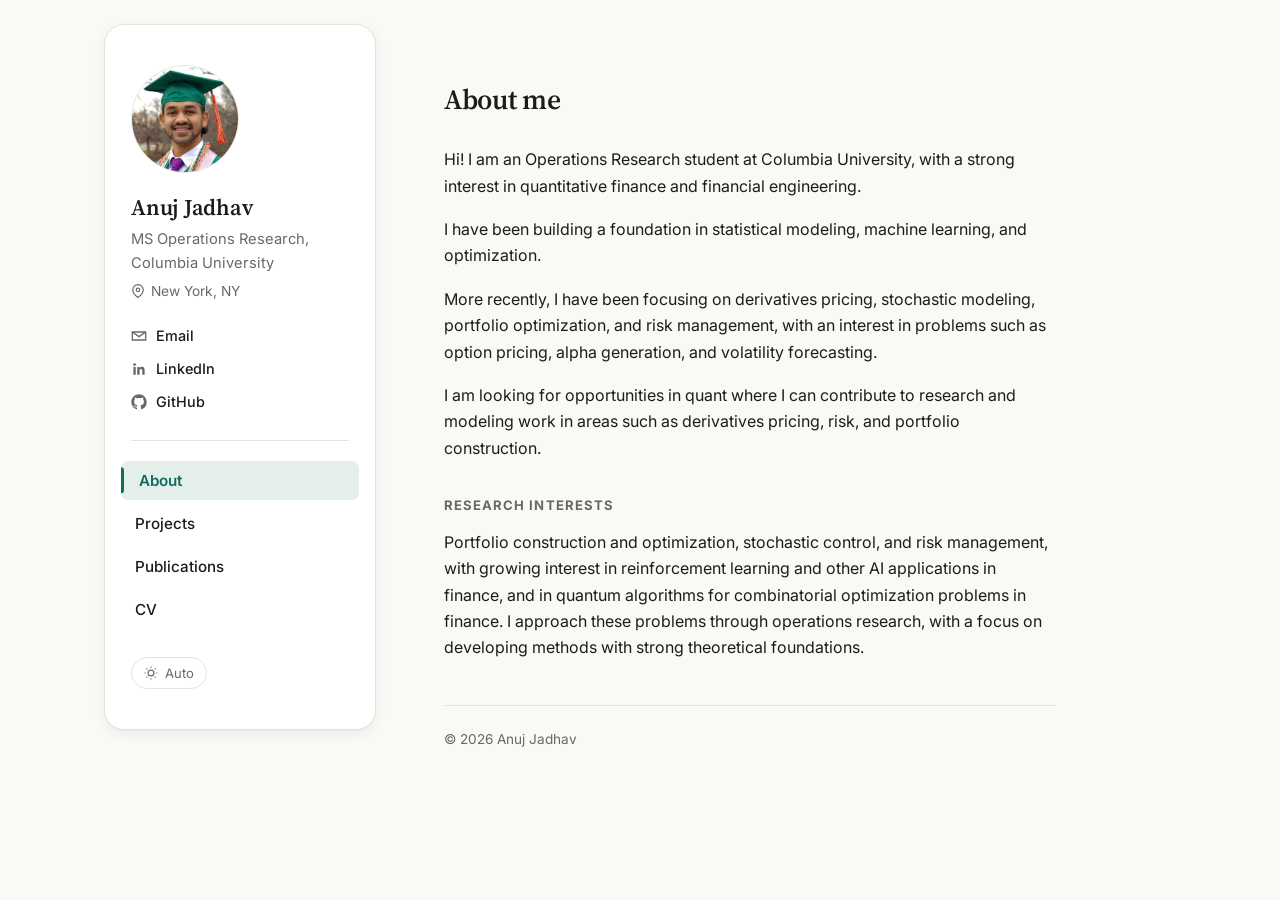
<file: index.html>
<!DOCTYPE html>
<html lang="en">
<head>
<meta charset="UTF-8" />
<meta name="viewport" content="width=device-width, initial-scale=1.0" />
<title>Anuj Jadhav</title>
<meta name="description" content="Anuj Jadhav — MS Operations Research student at Columbia University, focused on quantitative finance, derivatives pricing, and portfolio optimization." />
<link rel="preconnect" href="https://fonts.googleapis.com" />
<link rel="preconnect" href="https://fonts.gstatic.com" crossorigin />
<link href="https://fonts.googleapis.com/css2?family=Inter:wght@400;500;600;700&family=Source+Serif+4:opsz,wght@8..60,500;8..60,600;8..60,700&display=swap" rel="stylesheet" />
<link rel="stylesheet" href="css/style.css" />
<script>
  (function () {
    try {
      var t = localStorage.getItem("theme");
      if (t) document.documentElement.setAttribute("data-theme", t);
    } catch (e) {}
  })();
</script>
</head>
<body>
<div class="layout">

  <aside class="sidebar">
    <div class="sidebar-header">
      <img class="avatar" src="images/profile.jpg" alt="Anuj Jadhav" />
      <div class="sidebar-meta">
        <h1>Anuj Jadhav</h1>
        <p class="title">MS Operations Research, Columbia University</p>
        <p class="location">
          <svg viewBox="0 0 24 24" fill="none" stroke="currentColor" stroke-width="2"><path d="M21 10c0 7-9 13-9 13s-9-6-9-13a9 9 0 0 1 18 0z"/><circle cx="12" cy="10" r="3"/></svg>
          New York, NY
        </p>
      </div>
      <button class="menu-toggle" aria-label="Toggle menu">☰ Menu</button>
    </div>

    <ul class="contact-list">
      <li>
        <svg viewBox="0 0 24 24" fill="none" stroke="currentColor" stroke-width="2"><path d="M4 4h16v16H4z" opacity="0"/><path d="M22 6l-10 7L2 6"/><path d="M2 6h20v12H2z"/></svg>
        <a href="mailto:apj2131@columbia.edu">Email</a>
      </li>
      <li>
        <svg viewBox="0 0 24 24" fill="currentColor"><path d="M20.45 20.45h-3.56v-5.57c0-1.33-.02-3.04-1.85-3.04-1.86 0-2.14 1.45-2.14 2.94v5.67H9.34V9h3.41v1.56h.05c.48-.9 1.64-1.85 3.38-1.85 3.6 0 4.27 2.37 4.27 5.46v6.28zM5.34 7.43a2.07 2.07 0 1 1 0-4.14 2.07 2.07 0 0 1 0 4.14zM7.12 20.45H3.56V9h3.56v11.45z"/></svg>
        <a href="https://www.linkedin.com/in/anuj-jadhav/" target="_blank" rel="noopener">LinkedIn</a>
      </li>
      <li>
        <svg viewBox="0 0 24 24" fill="currentColor"><path d="M12 .5C5.65.5.5 5.65.5 12c0 5.08 3.29 9.39 7.86 10.91.57.1.78-.25.78-.55v-2.14c-3.2.7-3.88-1.36-3.88-1.36-.52-1.34-1.28-1.69-1.28-1.69-1.04-.72.08-.7.08-.7 1.16.08 1.77 1.2 1.77 1.2 1.03 1.77 2.7 1.26 3.36.96.1-.75.4-1.26.73-1.55-2.55-.29-5.24-1.28-5.24-5.7 0-1.26.45-2.29 1.19-3.1-.12-.29-.52-1.46.11-3.05 0 0 .97-.31 3.18 1.18a10.9 10.9 0 0 1 5.79 0c2.2-1.49 3.17-1.18 3.17-1.18.63 1.59.23 2.76.11 3.05.74.81 1.19 1.84 1.19 3.1 0 4.43-2.69 5.4-5.26 5.69.42.36.78 1.07.78 2.16v3.2c0 .3.21.66.79.55A11.5 11.5 0 0 0 23.5 12C23.5 5.65 18.35.5 12 .5z"/></svg>
        <a href="https://github.com/anuj-jadhav" target="_blank" rel="noopener">GitHub</a>
      </li>
    </ul>

    <nav class="site-nav">
      <ul>
        <li><a href="index.html">About</a></li>
        <li><a href="projects.html">Projects</a></li>
        <li><a href="publications.html">Publications</a></li>
        <li><a href="cv.html">CV</a></li>
      </ul>
    </nav>

    <button class="theme-toggle" aria-label="Toggle color theme">
      <svg class="icon-light" viewBox="0 0 24 24" fill="none" stroke="currentColor" stroke-width="2"><circle cx="12" cy="12" r="5"/><path d="M12 1v2M12 21v2M4.22 4.22l1.42 1.42M18.36 18.36l1.42 1.42M1 12h2M21 12h2M4.22 19.78l1.42-1.42M18.36 5.64l1.42-1.42"/></svg>
      <svg class="icon-dark" viewBox="0 0 24 24" fill="currentColor"><path d="M21 12.79A9 9 0 1111.21 3 7 7 0 0021 12.79z"/></svg>
      <span class="theme-label">Auto</span>
    </button>
  </aside>

  <main class="content">
    <h2>About me</h2>

    <section>
      <p>Hi! I am an Operations Research student at Columbia University, with a strong interest in quantitative finance and financial engineering.</p>
      <p>I have been building a foundation in statistical modeling, machine learning, and optimization.</p>
      <p>More recently, I have been focusing on derivatives pricing, stochastic modeling, portfolio optimization, and risk management, with an interest in problems such as option pricing, alpha generation, and volatility forecasting.</p>
      <p>I am looking for opportunities in quant where I can contribute to research and modeling work in areas such as derivatives pricing, risk, and portfolio construction.</p>
    </section>

    <section>
      <h3>Research Interests</h3>
      <p>Portfolio construction and optimization, stochastic control, and risk management, with growing interest in reinforcement learning and other AI applications in finance, and in quantum algorithms for combinatorial optimization problems in finance. I approach these problems through operations research, with a focus on developing methods with strong theoretical foundations.</p>
    </section>

    <div class="footer">
      &copy; 2026 Anuj Jadhav
    </div>
  </main>

</div>
<script src="js/script.js"></script>
</body>
</html>
</file>
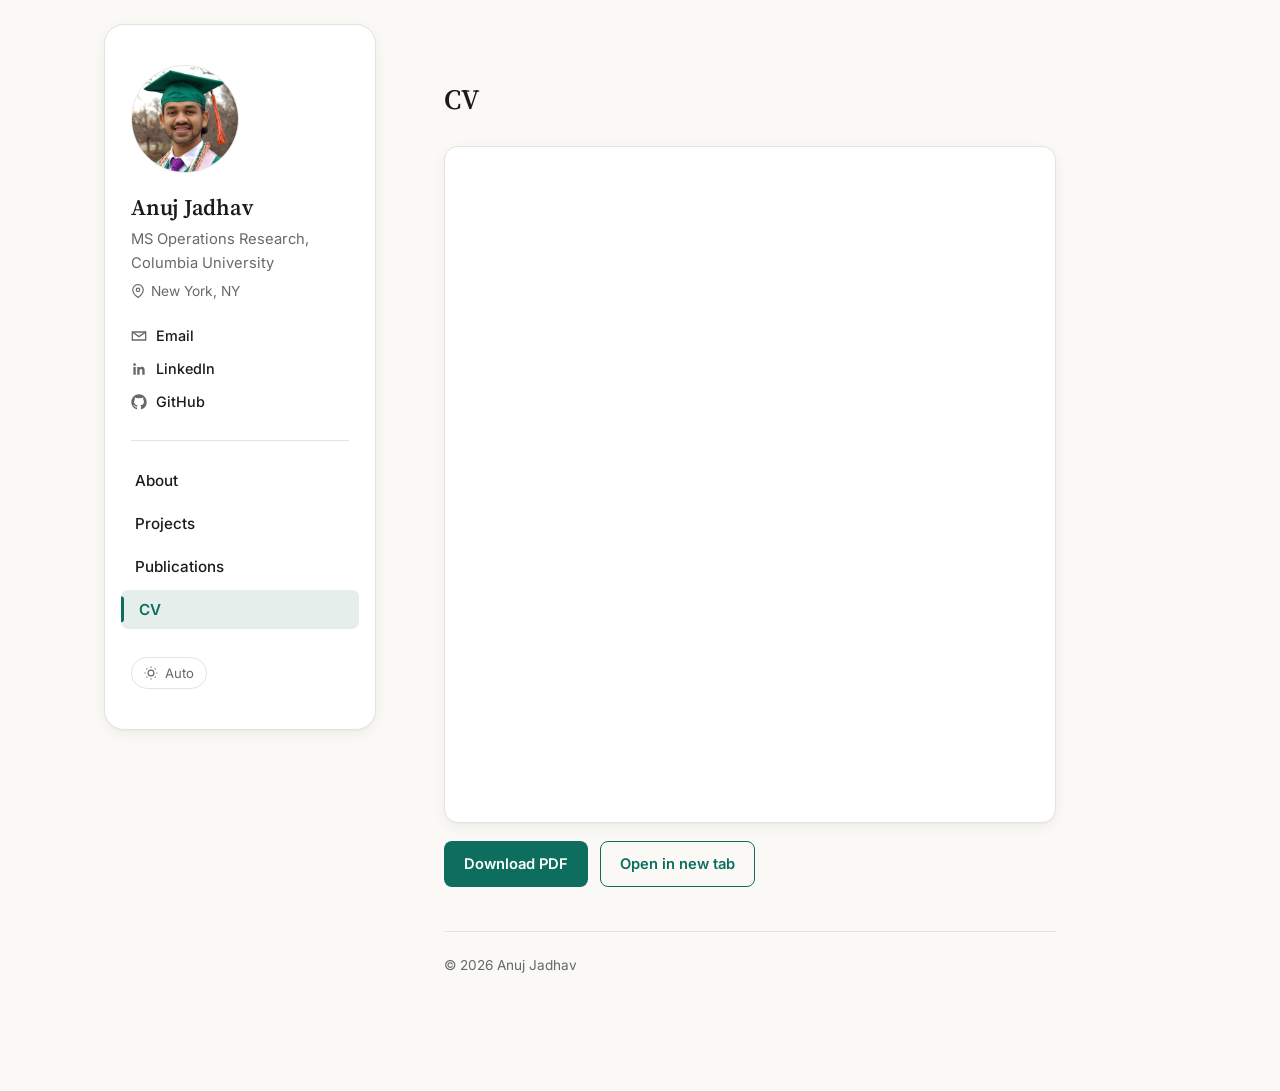
<file: cv.html>
<!DOCTYPE html>
<html lang="en">
<head>
<meta charset="UTF-8" />
<meta name="viewport" content="width=device-width, initial-scale=1.0" />
<title>CV — Anuj Jadhav</title>
<meta name="description" content="CV of Anuj Jadhav." />
<link rel="preconnect" href="https://fonts.googleapis.com" />
<link rel="preconnect" href="https://fonts.gstatic.com" crossorigin />
<link href="https://fonts.googleapis.com/css2?family=Inter:wght@400;500;600;700&family=Source+Serif+4:opsz,wght@8..60,500;8..60,600;8..60,700&display=swap" rel="stylesheet" />
<link rel="stylesheet" href="css/style.css" />
<script>
  (function () {
    try {
      var t = localStorage.getItem("theme");
      if (t) document.documentElement.setAttribute("data-theme", t);
    } catch (e) {}
  })();
</script>
</head>
<body>
<div class="layout">

  <aside class="sidebar">
    <div class="sidebar-header">
      <img class="avatar" src="images/profile.jpg" alt="Anuj Jadhav" />
      <div class="sidebar-meta">
        <h1>Anuj Jadhav</h1>
        <p class="title">MS Operations Research, Columbia University</p>
        <p class="location">
          <svg viewBox="0 0 24 24" fill="none" stroke="currentColor" stroke-width="2"><path d="M21 10c0 7-9 13-9 13s-9-6-9-13a9 9 0 0 1 18 0z"/><circle cx="12" cy="10" r="3"/></svg>
          New York, NY
        </p>
      </div>
      <button class="menu-toggle" aria-label="Toggle menu">☰ Menu</button>
    </div>

    <ul class="contact-list">
      <li>
        <svg viewBox="0 0 24 24" fill="none" stroke="currentColor" stroke-width="2"><path d="M22 6l-10 7L2 6"/><path d="M2 6h20v12H2z"/></svg>
        <a href="mailto:apj2131@columbia.edu">Email</a>
      </li>
      <li>
        <svg viewBox="0 0 24 24" fill="currentColor"><path d="M20.45 20.45h-3.56v-5.57c0-1.33-.02-3.04-1.85-3.04-1.86 0-2.14 1.45-2.14 2.94v5.67H9.34V9h3.41v1.56h.05c.48-.9 1.64-1.85 3.38-1.85 3.6 0 4.27 2.37 4.27 5.46v6.28zM5.34 7.43a2.07 2.07 0 1 1 0-4.14 2.07 2.07 0 0 1 0 4.14zM7.12 20.45H3.56V9h3.56v11.45z"/></svg>
        <a href="https://www.linkedin.com/in/anuj-jadhav/" target="_blank" rel="noopener">LinkedIn</a>
      </li>
      <li>
        <svg viewBox="0 0 24 24" fill="currentColor"><path d="M12 .5C5.65.5.5 5.65.5 12c0 5.08 3.29 9.39 7.86 10.91.57.1.78-.25.78-.55v-2.14c-3.2.7-3.88-1.36-3.88-1.36-.52-1.34-1.28-1.69-1.28-1.69-1.04-.72.08-.7.08-.7 1.16.08 1.77 1.2 1.77 1.2 1.03 1.77 2.7 1.26 3.36.96.1-.75.4-1.26.73-1.55-2.55-.29-5.24-1.28-5.24-5.7 0-1.26.45-2.29 1.19-3.1-.12-.29-.52-1.46.11-3.05 0 0 .97-.31 3.18 1.18a10.9 10.9 0 0 1 5.79 0c2.2-1.49 3.17-1.18 3.17-1.18.63 1.59.23 2.76.11 3.05.74.81 1.19 1.84 1.19 3.1 0 4.43-2.69 5.4-5.26 5.69.42.36.78 1.07.78 2.16v3.2c0 .3.21.66.79.55A11.5 11.5 0 0 0 23.5 12C23.5 5.65 18.35.5 12 .5z"/></svg>
        <a href="https://github.com/anuj-jadhav" target="_blank" rel="noopener">GitHub</a>
      </li>
    </ul>

    <nav class="site-nav">
      <ul>
        <li><a href="index.html">About</a></li>
        <li><a href="projects.html">Projects</a></li>
        <li><a href="publications.html">Publications</a></li>
        <li><a href="cv.html">CV</a></li>
      </ul>
    </nav>

    <button class="theme-toggle" aria-label="Toggle color theme">
      <svg class="icon-light" viewBox="0 0 24 24" fill="none" stroke="currentColor" stroke-width="2"><circle cx="12" cy="12" r="5"/><path d="M12 1v2M12 21v2M4.22 4.22l1.42 1.42M18.36 18.36l1.42 1.42M1 12h2M21 12h2M4.22 19.78l1.42-1.42M18.36 5.64l1.42-1.42"/></svg>
      <svg class="icon-dark" viewBox="0 0 24 24" fill="currentColor"><path d="M21 12.79A9 9 0 1111.21 3 7 7 0 0021 12.79z"/></svg>
      <span class="theme-label">Auto</span>
    </button>
  </aside>

  <main class="content">
    <h2>CV</h2>

    <div class="pdf-viewer">
      <iframe src="cv.pdf" title="Anuj Jadhav — CV"></iframe>
    </div>

    <div class="pdf-actions">
      <a class="btn" href="cv.pdf" download>Download PDF</a>
      <a class="btn-outline" href="cv.pdf" target="_blank" rel="noopener">Open in new tab</a>
    </div>

    <div class="footer">
      &copy; 2026 Anuj Jadhav
    </div>
  </main>

</div>
<script src="js/script.js"></script>
</body>
</html>
</file>
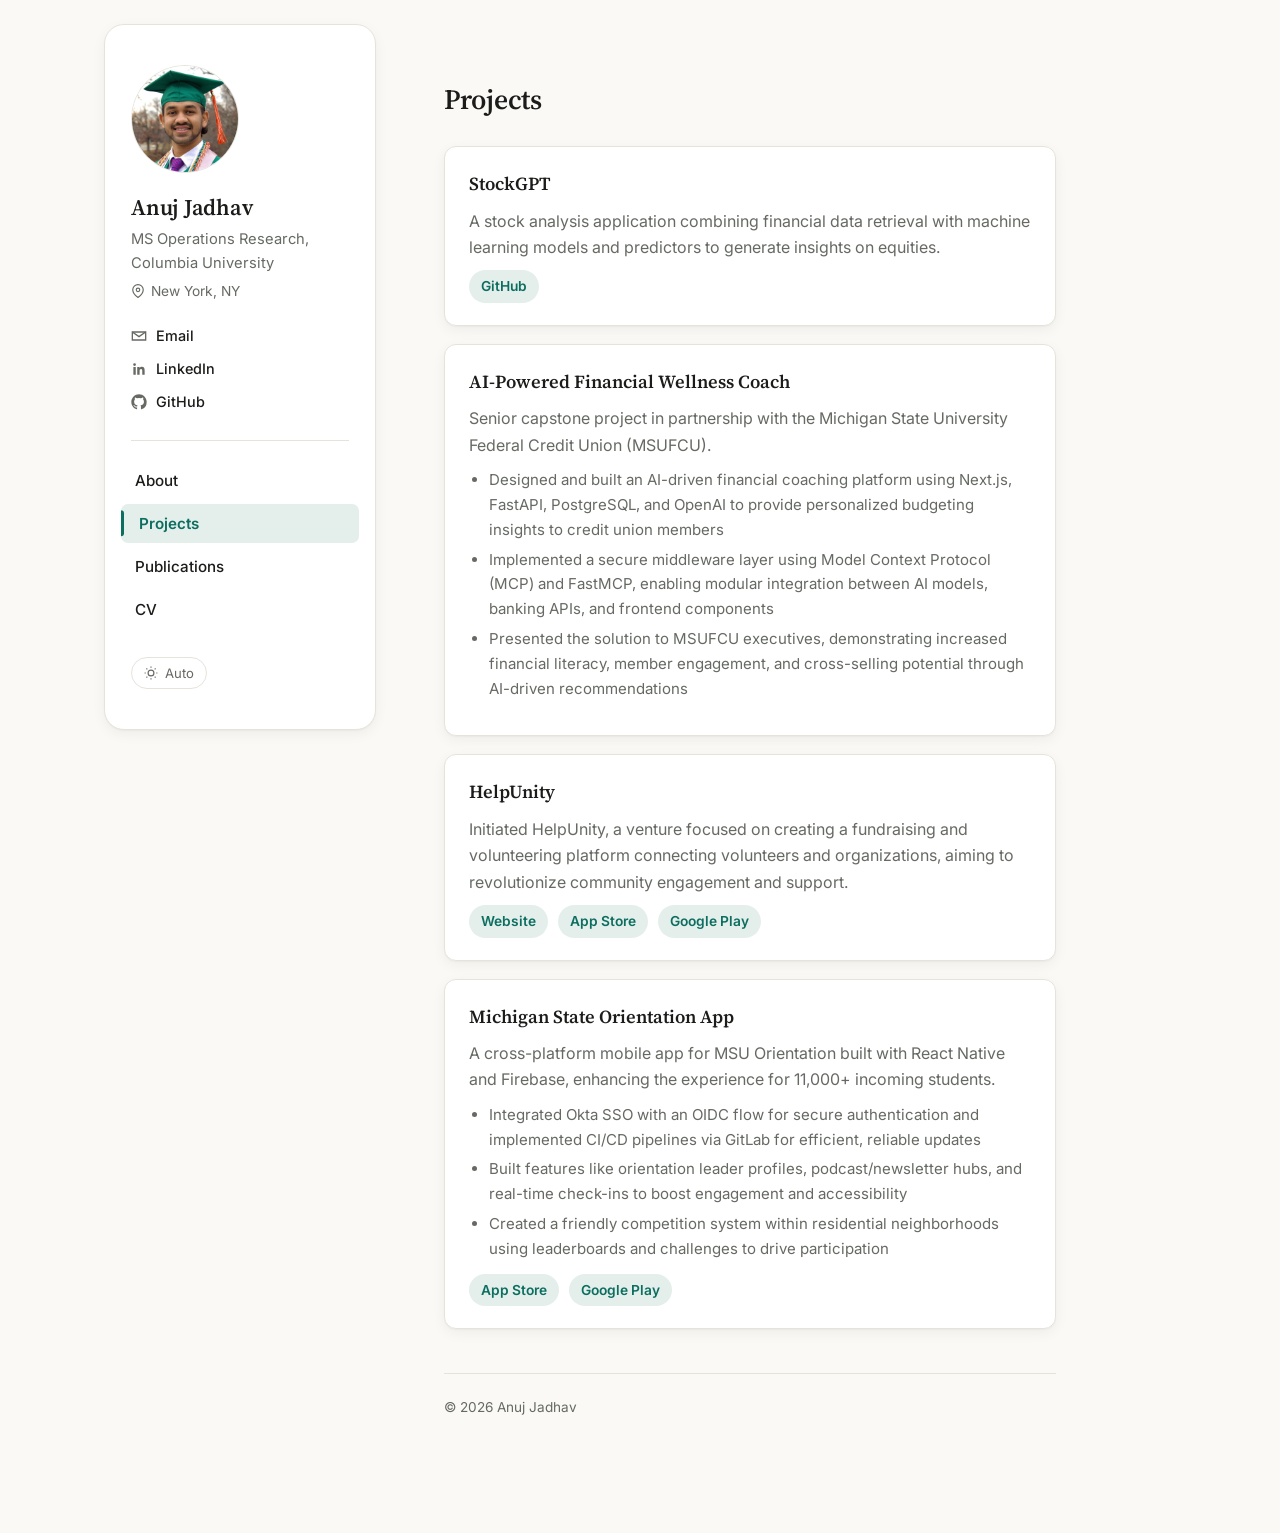
<file: projects.html>
<!DOCTYPE html>
<html lang="en">
<head>
<meta charset="UTF-8" />
<meta name="viewport" content="width=device-width, initial-scale=1.0" />
<title>Projects — Anuj Jadhav</title>
<meta name="description" content="Projects by Anuj Jadhav." />
<link rel="preconnect" href="https://fonts.googleapis.com" />
<link rel="preconnect" href="https://fonts.gstatic.com" crossorigin />
<link href="https://fonts.googleapis.com/css2?family=Inter:wght@400;500;600;700&family=Source+Serif+4:opsz,wght@8..60,500;8..60,600;8..60,700&display=swap" rel="stylesheet" />
<link rel="stylesheet" href="css/style.css" />
<script>
  (function () {
    try {
      var t = localStorage.getItem("theme");
      if (t) document.documentElement.setAttribute("data-theme", t);
    } catch (e) {}
  })();
</script>
</head>
<body>
<div class="layout">

  <aside class="sidebar">
    <div class="sidebar-header">
      <img class="avatar" src="images/profile.jpg" alt="Anuj Jadhav" />
      <div class="sidebar-meta">
        <h1>Anuj Jadhav</h1>
        <p class="title">MS Operations Research, Columbia University</p>
        <p class="location">
          <svg viewBox="0 0 24 24" fill="none" stroke="currentColor" stroke-width="2"><path d="M21 10c0 7-9 13-9 13s-9-6-9-13a9 9 0 0 1 18 0z"/><circle cx="12" cy="10" r="3"/></svg>
          New York, NY
        </p>
      </div>
      <button class="menu-toggle" aria-label="Toggle menu">☰ Menu</button>
    </div>

    <ul class="contact-list">
      <li>
        <svg viewBox="0 0 24 24" fill="none" stroke="currentColor" stroke-width="2"><path d="M22 6l-10 7L2 6"/><path d="M2 6h20v12H2z"/></svg>
        <a href="mailto:apj2131@columbia.edu">Email</a>
      </li>
      <li>
        <svg viewBox="0 0 24 24" fill="currentColor"><path d="M20.45 20.45h-3.56v-5.57c0-1.33-.02-3.04-1.85-3.04-1.86 0-2.14 1.45-2.14 2.94v5.67H9.34V9h3.41v1.56h.05c.48-.9 1.64-1.85 3.38-1.85 3.6 0 4.27 2.37 4.27 5.46v6.28zM5.34 7.43a2.07 2.07 0 1 1 0-4.14 2.07 2.07 0 0 1 0 4.14zM7.12 20.45H3.56V9h3.56v11.45z"/></svg>
        <a href="https://www.linkedin.com/in/anuj-jadhav/" target="_blank" rel="noopener">LinkedIn</a>
      </li>
      <li>
        <svg viewBox="0 0 24 24" fill="currentColor"><path d="M12 .5C5.65.5.5 5.65.5 12c0 5.08 3.29 9.39 7.86 10.91.57.1.78-.25.78-.55v-2.14c-3.2.7-3.88-1.36-3.88-1.36-.52-1.34-1.28-1.69-1.28-1.69-1.04-.72.08-.7.08-.7 1.16.08 1.77 1.2 1.77 1.2 1.03 1.77 2.7 1.26 3.36.96.1-.75.4-1.26.73-1.55-2.55-.29-5.24-1.28-5.24-5.7 0-1.26.45-2.29 1.19-3.1-.12-.29-.52-1.46.11-3.05 0 0 .97-.31 3.18 1.18a10.9 10.9 0 0 1 5.79 0c2.2-1.49 3.17-1.18 3.17-1.18.63 1.59.23 2.76.11 3.05.74.81 1.19 1.84 1.19 3.1 0 4.43-2.69 5.4-5.26 5.69.42.36.78 1.07.78 2.16v3.2c0 .3.21.66.79.55A11.5 11.5 0 0 0 23.5 12C23.5 5.65 18.35.5 12 .5z"/></svg>
        <a href="https://github.com/anuj-jadhav" target="_blank" rel="noopener">GitHub</a>
      </li>
    </ul>

    <nav class="site-nav">
      <ul>
        <li><a href="index.html">About</a></li>
        <li><a href="projects.html">Projects</a></li>
        <li><a href="publications.html">Publications</a></li>
        <li><a href="cv.html">CV</a></li>
      </ul>
    </nav>

    <button class="theme-toggle" aria-label="Toggle color theme">
      <svg class="icon-light" viewBox="0 0 24 24" fill="none" stroke="currentColor" stroke-width="2"><circle cx="12" cy="12" r="5"/><path d="M12 1v2M12 21v2M4.22 4.22l1.42 1.42M18.36 18.36l1.42 1.42M1 12h2M21 12h2M4.22 19.78l1.42-1.42M18.36 5.64l1.42-1.42"/></svg>
      <svg class="icon-dark" viewBox="0 0 24 24" fill="currentColor"><path d="M21 12.79A9 9 0 1111.21 3 7 7 0 0021 12.79z"/></svg>
      <span class="theme-label">Auto</span>
    </button>
  </aside>

  <main class="content">
    <h2>Projects</h2>

    <div class="project-card">
      <h4>StockGPT</h4>
      <p>A stock analysis application combining financial data retrieval with machine learning models and predictors to generate insights on equities.</p>
      <div class="project-links">
        <a href="https://github.com/anuj-jadhav" target="_blank" rel="noopener">GitHub</a>
      </div>
    </div>

    <div class="project-card">
      <h4>AI-Powered Financial Wellness Coach</h4>
      <p>Senior capstone project in partnership with the Michigan State University Federal Credit Union (MSUFCU).</p>
      <ul>
        <li>Designed and built an AI-driven financial coaching platform using Next.js, FastAPI, PostgreSQL, and OpenAI to provide personalized budgeting insights to credit union members</li>
        <li>Implemented a secure middleware layer using Model Context Protocol (MCP) and FastMCP, enabling modular integration between AI models, banking APIs, and frontend components</li>
        <li>Presented the solution to MSUFCU executives, demonstrating increased financial literacy, member engagement, and cross-selling potential through AI-driven recommendations</li>
      </ul>
    </div>

    <div class="project-card">
      <h4>HelpUnity</h4>
      <p>Initiated HelpUnity, a venture focused on creating a fundraising and volunteering platform connecting volunteers and organizations, aiming to revolutionize community engagement and support.</p>
      <div class="project-links">
        <a href="https://www.help-unity.com" target="_blank" rel="noopener">Website</a>
        <a href="https://apps.apple.com/us/app/helpunity/id6751427175" target="_blank" rel="noopener">App Store</a>
        <a href="https://play.google.com/store/apps/details?id=com.helpunity.app" target="_blank" rel="noopener">Google Play</a>
      </div>
    </div>

    <div class="project-card">
      <h4>Michigan State Orientation App</h4>
      <p>A cross-platform mobile app for MSU Orientation built with React Native and Firebase, enhancing the experience for 11,000+ incoming students.</p>
      <ul>
        <li>Integrated Okta SSO with an OIDC flow for secure authentication and implemented CI/CD pipelines via GitLab for efficient, reliable updates</li>
        <li>Built features like orientation leader profiles, podcast/newsletter hubs, and real-time check-ins to boost engagement and accessibility</li>
        <li>Created a friendly competition system within residential neighborhoods using leaderboards and challenges to drive participation</li>
      </ul>
      <div class="project-links">
        <a href="https://apps.apple.com/us/app/michigan-state-orientation/id6593659522" target="_blank" rel="noopener">App Store</a>
        <a href="https://play.google.com/store/apps/details?id=edu.msu.michiganstateorientation" target="_blank" rel="noopener">Google Play</a>
      </div>
    </div>

    <div class="footer">
      &copy; 2026 Anuj Jadhav
    </div>
  </main>

</div>
<script src="js/script.js"></script>
</body>
</html>
</file>
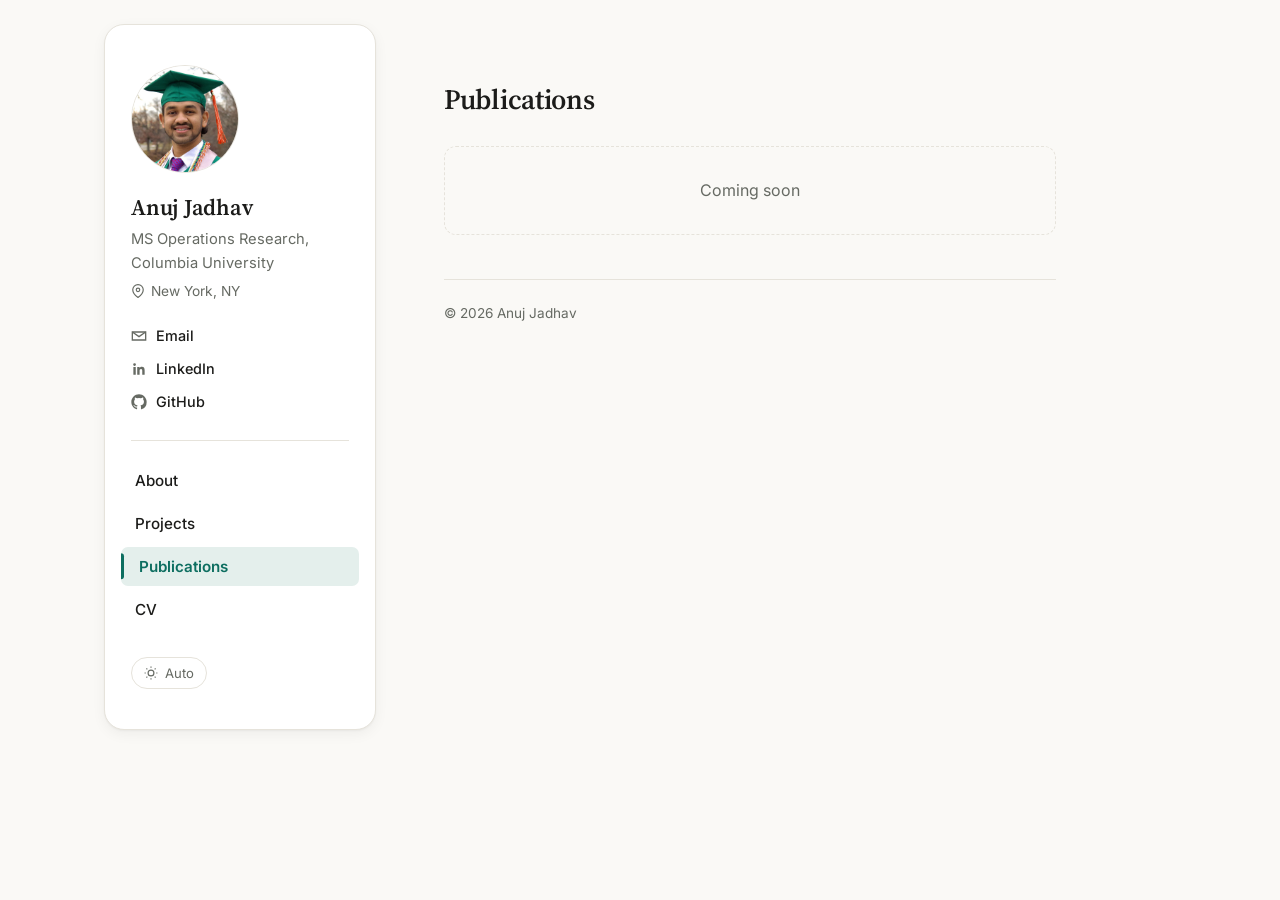
<file: publications.html>
<!DOCTYPE html>
<html lang="en">
<head>
<meta charset="UTF-8" />
<meta name="viewport" content="width=device-width, initial-scale=1.0" />
<title>Publications — Anuj Jadhav</title>
<meta name="description" content="Publications by Anuj Jadhav." />
<link rel="preconnect" href="https://fonts.googleapis.com" />
<link rel="preconnect" href="https://fonts.gstatic.com" crossorigin />
<link href="https://fonts.googleapis.com/css2?family=Inter:wght@400;500;600;700&family=Source+Serif+4:opsz,wght@8..60,500;8..60,600;8..60,700&display=swap" rel="stylesheet" />
<link rel="stylesheet" href="css/style.css" />
<script>
  (function () {
    try {
      var t = localStorage.getItem("theme");
      if (t) document.documentElement.setAttribute("data-theme", t);
    } catch (e) {}
  })();
</script>
</head>
<body>
<div class="layout">

  <aside class="sidebar">
    <div class="sidebar-header">
      <img class="avatar" src="images/profile.jpg" alt="Anuj Jadhav" />
      <div class="sidebar-meta">
        <h1>Anuj Jadhav</h1>
        <p class="title">MS Operations Research, Columbia University</p>
        <p class="location">
          <svg viewBox="0 0 24 24" fill="none" stroke="currentColor" stroke-width="2"><path d="M21 10c0 7-9 13-9 13s-9-6-9-13a9 9 0 0 1 18 0z"/><circle cx="12" cy="10" r="3"/></svg>
          New York, NY
        </p>
      </div>
      <button class="menu-toggle" aria-label="Toggle menu">☰ Menu</button>
    </div>

    <ul class="contact-list">
      <li>
        <svg viewBox="0 0 24 24" fill="none" stroke="currentColor" stroke-width="2"><path d="M22 6l-10 7L2 6"/><path d="M2 6h20v12H2z"/></svg>
        <a href="mailto:apj2131@columbia.edu">Email</a>
      </li>
      <li>
        <svg viewBox="0 0 24 24" fill="currentColor"><path d="M20.45 20.45h-3.56v-5.57c0-1.33-.02-3.04-1.85-3.04-1.86 0-2.14 1.45-2.14 2.94v5.67H9.34V9h3.41v1.56h.05c.48-.9 1.64-1.85 3.38-1.85 3.6 0 4.27 2.37 4.27 5.46v6.28zM5.34 7.43a2.07 2.07 0 1 1 0-4.14 2.07 2.07 0 0 1 0 4.14zM7.12 20.45H3.56V9h3.56v11.45z"/></svg>
        <a href="https://www.linkedin.com/in/anuj-jadhav/" target="_blank" rel="noopener">LinkedIn</a>
      </li>
      <li>
        <svg viewBox="0 0 24 24" fill="currentColor"><path d="M12 .5C5.65.5.5 5.65.5 12c0 5.08 3.29 9.39 7.86 10.91.57.1.78-.25.78-.55v-2.14c-3.2.7-3.88-1.36-3.88-1.36-.52-1.34-1.28-1.69-1.28-1.69-1.04-.72.08-.7.08-.7 1.16.08 1.77 1.2 1.77 1.2 1.03 1.77 2.7 1.26 3.36.96.1-.75.4-1.26.73-1.55-2.55-.29-5.24-1.28-5.24-5.7 0-1.26.45-2.29 1.19-3.1-.12-.29-.52-1.46.11-3.05 0 0 .97-.31 3.18 1.18a10.9 10.9 0 0 1 5.79 0c2.2-1.49 3.17-1.18 3.17-1.18.63 1.59.23 2.76.11 3.05.74.81 1.19 1.84 1.19 3.1 0 4.43-2.69 5.4-5.26 5.69.42.36.78 1.07.78 2.16v3.2c0 .3.21.66.79.55A11.5 11.5 0 0 0 23.5 12C23.5 5.65 18.35.5 12 .5z"/></svg>
        <a href="https://github.com/anuj-jadhav" target="_blank" rel="noopener">GitHub</a>
      </li>
    </ul>

    <nav class="site-nav">
      <ul>
        <li><a href="index.html">About</a></li>
        <li><a href="projects.html">Projects</a></li>
        <li><a href="publications.html">Publications</a></li>
        <li><a href="cv.html">CV</a></li>
      </ul>
    </nav>

    <button class="theme-toggle" aria-label="Toggle color theme">
      <svg class="icon-light" viewBox="0 0 24 24" fill="none" stroke="currentColor" stroke-width="2"><circle cx="12" cy="12" r="5"/><path d="M12 1v2M12 21v2M4.22 4.22l1.42 1.42M18.36 18.36l1.42 1.42M1 12h2M21 12h2M4.22 19.78l1.42-1.42M18.36 5.64l1.42-1.42"/></svg>
      <svg class="icon-dark" viewBox="0 0 24 24" fill="currentColor"><path d="M21 12.79A9 9 0 1111.21 3 7 7 0 0021 12.79z"/></svg>
      <span class="theme-label">Auto</span>
    </button>
  </aside>

  <main class="content">
    <h2>Publications</h2>

    <div class="coming-soon">
      Coming soon
    </div>

    <div class="footer">
      &copy; 2026 Anuj Jadhav
    </div>
  </main>

</div>
<script src="js/script.js"></script>
</body>
</html>
</file>
<file: css/style.css>
/* ==========================================================================
   Anuj Jadhav — personal site
   Two-column layout: fixed sidebar + content column.
   Theme: light by default, respects OS preference, and can be toggled
   manually (persisted in localStorage) via the button in the sidebar.
   ========================================================================== */

:root {
  /* -- Light palette (default) -- */
  --bg: #faf9f6;
  --bg-elevated: #ffffff;
  --text: #1c1c1a;
  --text-muted: #666a63;
  --border: #e6e3db;
  --accent: #0d6e60;
  --accent-hover: #094f45;
  --accent-soft: #e4efec;
  --sidebar-bg: #ffffff;
  --shadow: 0 1px 2px rgba(20, 20, 15, 0.04), 0 4px 14px rgba(20, 20, 15, 0.05);
  --sidebar-width: 272px;
  --content-max: 700px;

  --font-body: "Inter", -apple-system, BlinkMacSystemFont, "Segoe UI", Roboto, Helvetica, Arial, sans-serif;
  --font-serif: "Source Serif 4", Georgia, "Times New Roman", serif;
}

/* OS-level dark preference, only when no manual choice overrides it */
@media (prefers-color-scheme: dark) {
  :root:not([data-theme="light"]) {
    --bg: #15181a;
    --bg-elevated: #1c2023;
    --text: #eceae5;
    --text-muted: #9a9d97;
    --border: #2b2f31;
    --accent: #5fd9c6;
    --accent-hover: #8ae6d7;
    --accent-soft: #1e2b28;
    --sidebar-bg: #1a1d1f;
    --shadow: 0 1px 2px rgba(0, 0, 0, 0.3), 0 4px 14px rgba(0, 0, 0, 0.35);
  }
}

/* Manual override wins in both directions */
:root[data-theme="dark"] {
  --bg: #15181a;
  --bg-elevated: #1c2023;
  --text: #eceae5;
  --text-muted: #9a9d97;
  --border: #2b2f31;
  --accent: #5fd9c6;
  --accent-hover: #8ae6d7;
  --accent-soft: #1e2b28;
  --sidebar-bg: #1a1d1f;
  --shadow: 0 1px 2px rgba(0, 0, 0, 0.3), 0 4px 14px rgba(0, 0, 0, 0.35);
}

:root[data-theme="light"] {
  --bg: #faf9f6;
  --bg-elevated: #ffffff;
  --text: #1c1c1a;
  --text-muted: #666a63;
  --border: #e6e3db;
  --accent: #0d6e60;
  --accent-hover: #094f45;
  --accent-soft: #e4efec;
  --sidebar-bg: #ffffff;
  --shadow: 0 1px 2px rgba(20, 20, 15, 0.04), 0 4px 14px rgba(20, 20, 15, 0.05);
}

* { box-sizing: border-box; }

html, body {
  margin: 0;
  padding: 0;
}

html { scroll-behavior: smooth; }

@media (prefers-reduced-motion: reduce) {
  html { scroll-behavior: auto; }
  *, *::before, *::after {
    animation-duration: 0.01ms !important;
    animation-iteration-count: 1 !important;
    transition-duration: 0.01ms !important;
    scroll-behavior: auto !important;
  }
}

body {
  background: var(--bg);
  color: var(--text);
  font-family: var(--font-body);
  font-size: 16px;
  line-height: 1.65;
  -webkit-font-smoothing: antialiased;
  -moz-osx-font-smoothing: grayscale;
  transition: background-color 0.2s ease, color 0.2s ease;
}

a {
  color: var(--accent);
  text-decoration: none;
  transition: color 0.15s ease;
}
a:hover { color: var(--accent-hover); text-decoration: underline; }

.layout {
  display: flex;
  align-items: flex-start;
  gap: 24px;
  min-height: 100vh;
  max-width: 1120px;
  margin: 0 auto;
  padding: 24px;
}

/* ---------- Sidebar (floating tile) ---------- */

.sidebar {
  flex: 0 0 var(--sidebar-width);
  background: var(--sidebar-bg);
  border: 1px solid var(--border);
  border-radius: 20px;
  box-shadow: var(--shadow);
  padding: 40px 26px;
  position: sticky;
  top: 24px;
  align-self: flex-start;
  max-height: calc(100vh - 48px);
  overflow-y: auto;
  transition: background-color 0.2s ease, border-color 0.2s ease;
}

.avatar {
  width: 108px;
  height: 108px;
  border-radius: 50%;
  object-fit: cover;
  background: var(--accent-soft);
  border: 1px solid var(--border);
  display: block;
  margin-bottom: 20px;
  transition: transform 0.3s cubic-bezier(.34,1.4,.64,1), border-color 0.2s ease;
}
.avatar:hover {
  transform: scale(1.05) rotate(-2deg);
  border-color: var(--accent);
}

.sidebar h1 {
  font-family: var(--font-serif);
  font-weight: 600;
  font-size: 1.4rem;
  margin: 0 0 5px;
  line-height: 1.3;
  letter-spacing: -0.01em;
}

.sidebar .title {
  color: var(--text-muted);
  font-size: 0.92rem;
  margin: 0 0 4px;
}

.sidebar .location {
  color: var(--text-muted);
  font-size: 0.86rem;
  margin: 0 0 22px;
  display: flex;
  align-items: center;
  gap: 6px;
}
.sidebar .location svg {
  flex: 0 0 14px;
  width: 14px;
  height: 14px;
  stroke: var(--text-muted);
}

.contact-list {
  list-style: none;
  padding: 0;
  margin: 0 0 26px;
  font-size: 0.9rem;
}
.contact-list li {
  margin-bottom: 9px;
  display: flex;
  align-items: center;
  gap: 9px;
  color: var(--text-muted);
}
.contact-list svg {
  flex: 0 0 16px;
  width: 16px;
  height: 16px;
  color: var(--text-muted);
}
.contact-list a { color: var(--text); font-weight: 500; }
.contact-list a:hover { color: var(--accent); }

nav.site-nav {
  border-top: 1px solid var(--border);
  padding-top: 20px;
}
nav.site-nav ul {
  list-style: none;
  padding: 0;
  margin: 0;
}
nav.site-nav li { margin-bottom: 4px; }
nav.site-nav a {
  position: relative;
  display: block;
  padding: 7px 10px 7px 14px;
  margin: 0 -10px;
  border-radius: 7px;
  color: var(--text);
  font-size: 0.95rem;
  font-weight: 500;
  overflow: hidden;
  transition: background-color 0.15s ease, color 0.15s ease, padding-left 0.18s ease;
}
nav.site-nav a::before {
  content: "";
  position: absolute;
  left: 0;
  top: 50%;
  width: 3px;
  height: 0;
  background: var(--accent);
  border-radius: 0 3px 3px 0;
  transform: translateY(-50%);
  transition: height 0.2s ease;
}
nav.site-nav a:hover {
  background: var(--accent-soft);
  text-decoration: none;
  color: var(--accent);
  padding-left: 18px;
}
nav.site-nav a:hover::before { height: 55%; }
nav.site-nav a.active {
  color: var(--accent);
  background: var(--accent-soft);
  font-weight: 600;
  padding-left: 18px;
}
nav.site-nav a.active::before { height: 65%; }

.theme-toggle {
  display: inline-flex;
  align-items: center;
  gap: 7px;
  margin-top: 24px;
  padding: 7px 12px;
  border: 1px solid var(--border);
  border-radius: 999px;
  background: var(--bg-elevated);
  color: var(--text-muted);
  font-size: 0.82rem;
  font-family: inherit;
  cursor: pointer;
  transition: color 0.15s ease, border-color 0.15s ease, transform 0.15s ease;
}
.theme-toggle:hover { color: var(--accent); border-color: var(--accent); transform: translateY(-1px); }
.theme-toggle:active { transform: translateY(0) scale(0.96); }
.theme-toggle.flip { animation: toggle-pop 0.35s ease; }
.theme-toggle svg { width: 14px; height: 14px; flex: 0 0 14px; transition: transform 0.3s ease; }
.theme-toggle .icon-dark { display: none; }
:root[data-theme="dark"] .theme-toggle .icon-light { display: none; }
:root[data-theme="dark"] .theme-toggle .icon-dark { display: block; }
@media (prefers-color-scheme: dark) {
  :root:not([data-theme="light"]) .theme-toggle .icon-light { display: none; }
  :root:not([data-theme="light"]) .theme-toggle .icon-dark { display: block; }
}

/* ---------- Content ---------- */

.content {
  flex: 1;
  padding: 52px 44px 90px;
  max-width: var(--content-max);
}

.content h2 {
  font-family: var(--font-serif);
  font-weight: 600;
  font-size: 1.75rem;
  margin: 0 0 24px;
  letter-spacing: -0.01em;
}

.content p { margin: 0 0 17px; color: var(--text); }

.content section { margin-bottom: 34px; }

.content section h3 {
  font-size: 0.82rem;
  text-transform: uppercase;
  letter-spacing: 0.08em;
  color: var(--text-muted);
  font-weight: 700;
  margin: 0 0 12px;
}

/* ---------- Project cards ---------- */

.project-card {
  background: var(--bg-elevated);
  border: 1px solid var(--border);
  border-radius: 12px;
  padding: 22px 24px;
  margin-bottom: 18px;
  box-shadow: var(--shadow);
  transition: transform 0.25s cubic-bezier(.16,1,.3,1), box-shadow 0.25s ease, border-color 0.2s ease;
}
.project-card:hover {
  transform: translateY(-4px);
  border-color: var(--accent);
  box-shadow: 0 10px 28px rgba(13, 110, 96, 0.14);
}

.project-card h4 {
  margin: 0 0 8px;
  font-family: var(--font-serif);
  font-size: 1.15rem;
  font-weight: 600;
}

.project-card p { margin: 0 0 10px; color: var(--text-muted); }

.project-card ul {
  margin: 0 0 12px;
  padding-left: 20px;
  color: var(--text-muted);
  font-size: 0.94rem;
}
.project-card ul li { margin-bottom: 5px; }

.project-links {
  display: flex;
  flex-wrap: wrap;
  gap: 10px;
  font-size: 0.86rem;
}
.project-links a {
  background: var(--accent-soft);
  color: var(--accent);
  padding: 5px 12px;
  border-radius: 999px;
  font-weight: 600;
  display: inline-block;
  transition: background-color 0.15s ease, color 0.15s ease, transform 0.15s ease;
}
.project-links a:hover {
  text-decoration: none;
  background: var(--accent);
  color: var(--bg-elevated);
  transform: translateY(-1px);
}
.project-links a:active { transform: translateY(0) scale(0.97); }

/* ---------- CV / placeholder ---------- */

.coming-soon {
  border: 1px dashed var(--border);
  border-radius: 12px;
  padding: 30px;
  color: var(--text-muted);
  text-align: center;
}

.btn {
  display: inline-block;
  background: var(--accent);
  color: var(--bg-elevated);
  padding: 11px 20px;
  border-radius: 8px;
  font-size: 0.92rem;
  font-weight: 600;
  transition: background-color 0.15s ease, transform 0.15s ease, box-shadow 0.15s ease;
}
.btn:hover {
  background: var(--accent-hover);
  color: var(--bg-elevated);
  text-decoration: none;
  transform: translateY(-2px);
  box-shadow: 0 6px 16px rgba(13, 110, 96, 0.25);
}
.btn:active { transform: translateY(0) scale(0.98); box-shadow: none; }

.btn-outline {
  display: inline-block;
  background: transparent;
  color: var(--accent);
  border: 1px solid var(--accent);
  padding: 10px 19px;
  border-radius: 8px;
  font-size: 0.92rem;
  font-weight: 600;
  transition: background-color 0.15s ease, transform 0.15s ease;
}
.btn-outline:hover {
  background: var(--accent-soft);
  text-decoration: none;
  transform: translateY(-2px);
}
.btn-outline:active { transform: translateY(0) scale(0.98); }

.pdf-viewer {
  border: 1px solid var(--border);
  border-radius: 14px;
  overflow: hidden;
  box-shadow: var(--shadow);
  margin-bottom: 18px;
  background: var(--bg-elevated);
}
.pdf-viewer iframe {
  display: block;
  width: 100%;
  height: 75vh;
  min-height: 420px;
  max-height: 850px;
  border: 0;
}

.pdf-actions {
  display: flex;
  flex-wrap: wrap;
  gap: 12px;
  margin-bottom: 8px;
}

.note {
  color: var(--text-muted);
  font-size: 0.85rem;
  margin-top: 10px;
}
.note code {
  background: var(--accent-soft);
  padding: 1px 6px;
  border-radius: 4px;
  font-size: 0.85em;
}

/* ---------- Footer ---------- */

.footer {
  border-top: 1px solid var(--border);
  padding-top: 22px;
  margin-top: 44px;
  color: var(--text-muted);
  font-size: 0.85rem;
}

/* ---------- Mobile ---------- */

.menu-toggle { display: none; }

@media (max-width: 800px) {
  .layout { flex-direction: column; align-items: stretch; }

  .sidebar {
    position: relative;
    height: auto;
    max-height: none;
    top: auto;
    overflow-y: visible;
    width: 100%;
    padding: 22px 24px;
    display: flex;
    flex-wrap: wrap;
    align-items: center;
    gap: 14px;
  }

  .avatar { width: 56px; height: 56px; margin-bottom: 0; }

  .sidebar h1 { font-size: 1.15rem; }

  .sidebar-header {
    display: flex;
    align-items: center;
    gap: 14px;
    flex: 1;
  }

  .sidebar-header { order: 1; flex: 1 1 100%; }
  .sidebar-meta { flex: 1; min-width: 0; }
  .sidebar .location { margin-bottom: 0; }

  .theme-toggle { order: 2; margin-top: 0; margin-left: auto; }

  .contact-list, nav.site-nav {
    width: 100%;
    order: 3;
    overflow: hidden;
    max-height: 0;
    opacity: 0;
    margin: 0 !important;
    padding: 0 !important;
    border-top-width: 0 !important;
    transform: translateY(-6px);
    transition: max-height 0.35s cubic-bezier(.16,1,.3,1), opacity 0.25s ease,
      transform 0.25s ease, margin 0.2s ease, padding 0.2s ease, border-top-width 0.2s ease;
  }

  .sidebar.open .contact-list {
    max-height: 400px;
    opacity: 1;
    transform: translateY(0);
    margin-top: 10px !important;
  }

  .sidebar.open nav.site-nav {
    max-height: 400px;
    opacity: 1;
    transform: translateY(0);
    margin-top: 10px !important;
    padding-top: 16px !important;
    border-top-width: 1px !important;
  }

  .menu-toggle {
    display: inline-flex;
    align-items: center;
    gap: 6px;
    background: none;
    border: 1px solid var(--border);
    border-radius: 7px;
    padding: 7px 12px;
    cursor: pointer;
    color: var(--text);
    font-size: 0.95rem;
    font-family: inherit;
    transition: color 0.15s ease, border-color 0.15s ease, transform 0.15s ease;
  }
  .menu-toggle:hover { color: var(--accent); border-color: var(--accent); }
  .menu-toggle:active { transform: scale(0.96); }

  .content { padding: 34px 22px 64px; }
}

/* ---------- Entrance animations ---------- */

@keyframes fade-slide-in {
  from { opacity: 0; transform: translateY(10px); }
  to { opacity: 1; transform: translateY(0); }
}

@keyframes fade-in-left {
  from { opacity: 0; transform: translateX(-10px); }
  to { opacity: 1; transform: translateX(0); }
}

@keyframes toggle-pop {
  0% { transform: scale(1) rotate(0deg); }
  40% { transform: scale(0.82) rotate(-12deg); }
  100% { transform: scale(1) rotate(0deg); }
}

@media (prefers-reduced-motion: no-preference) {
  .sidebar {
    animation: fade-in-left 0.5s cubic-bezier(.16,1,.3,1) both;
  }

  .content > * {
    animation: fade-slide-in 0.5s cubic-bezier(.16,1,.3,1) both;
  }
  .content > *:nth-child(1) { animation-delay: 0.05s; }
  .content > *:nth-child(2) { animation-delay: 0.11s; }
  .content > *:nth-child(3) { animation-delay: 0.17s; }
  .content > *:nth-child(4) { animation-delay: 0.23s; }
  .content > *:nth-child(5) { animation-delay: 0.29s; }
  .content > *:nth-child(6) { animation-delay: 0.35s; }
  .content > *:nth-child(7) { animation-delay: 0.41s; }
  .content > *:nth-child(n+8) { animation-delay: 0.46s; }
}
</file>
